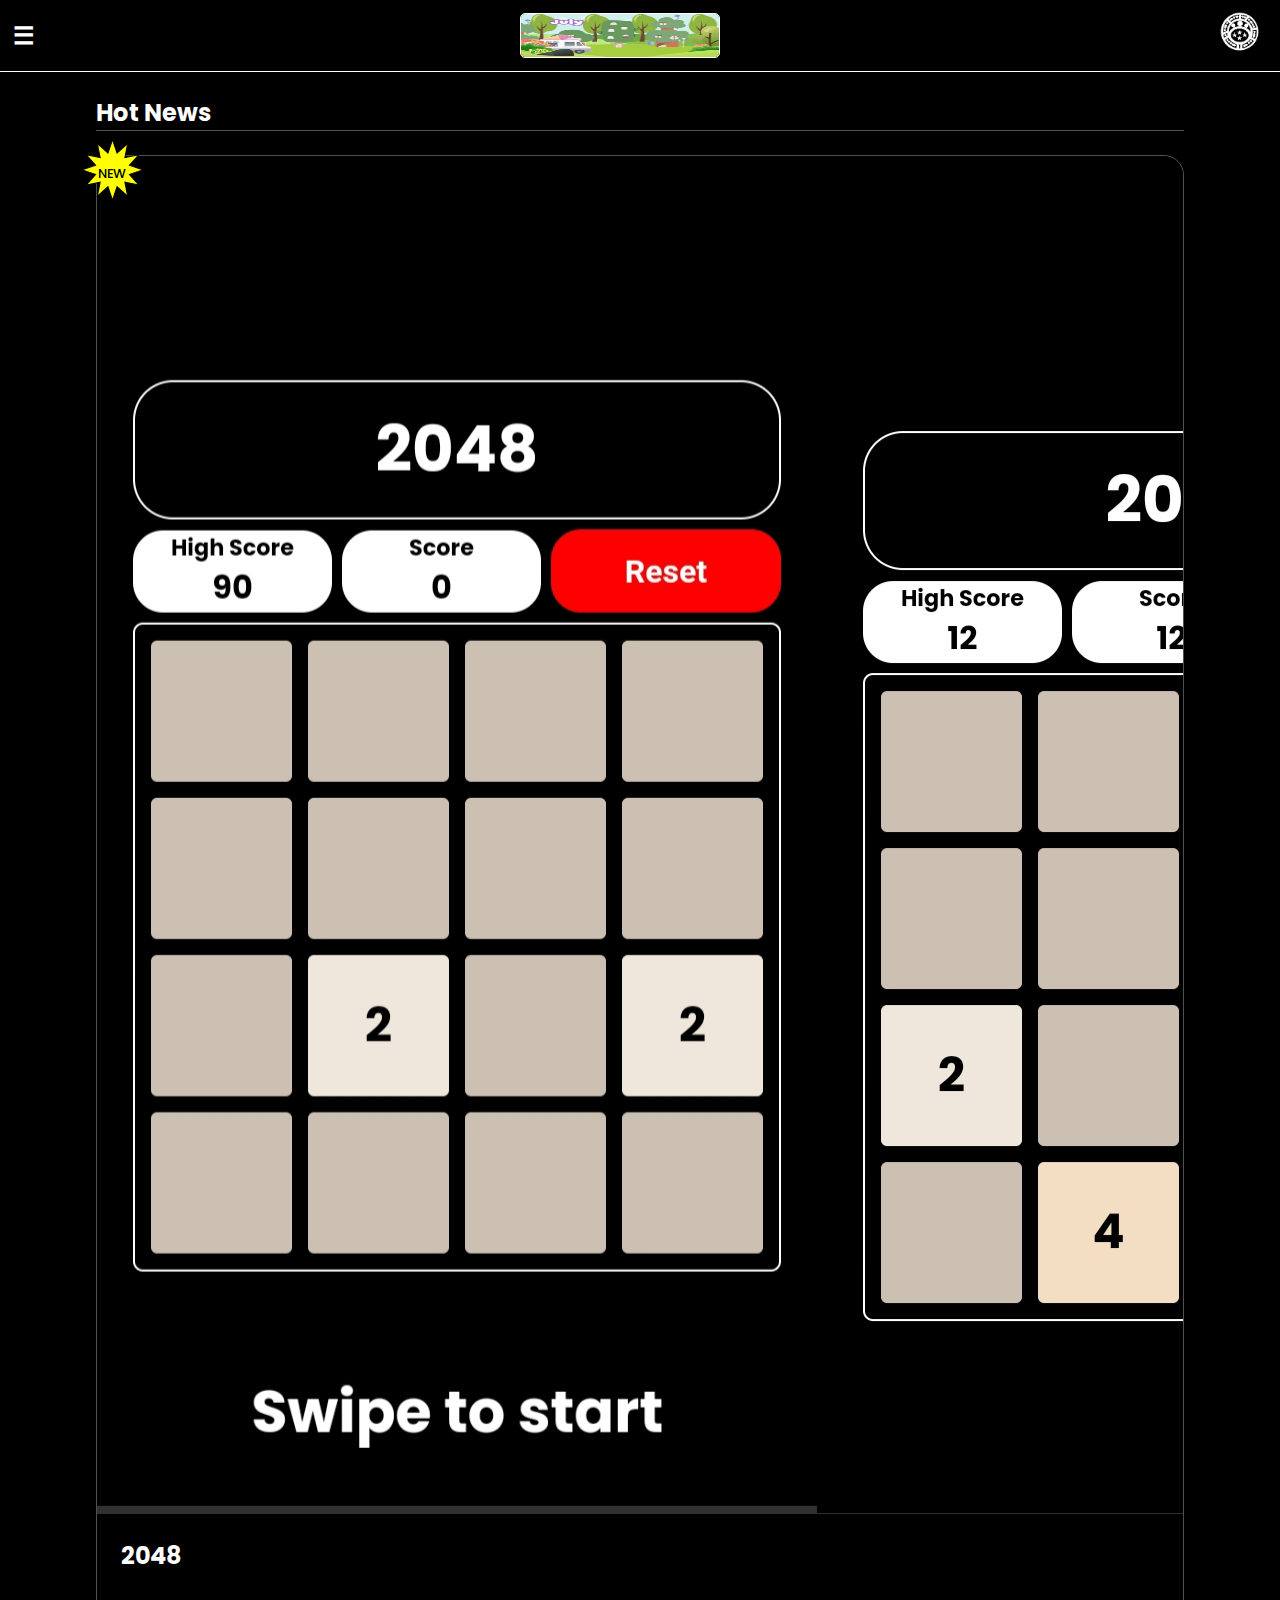
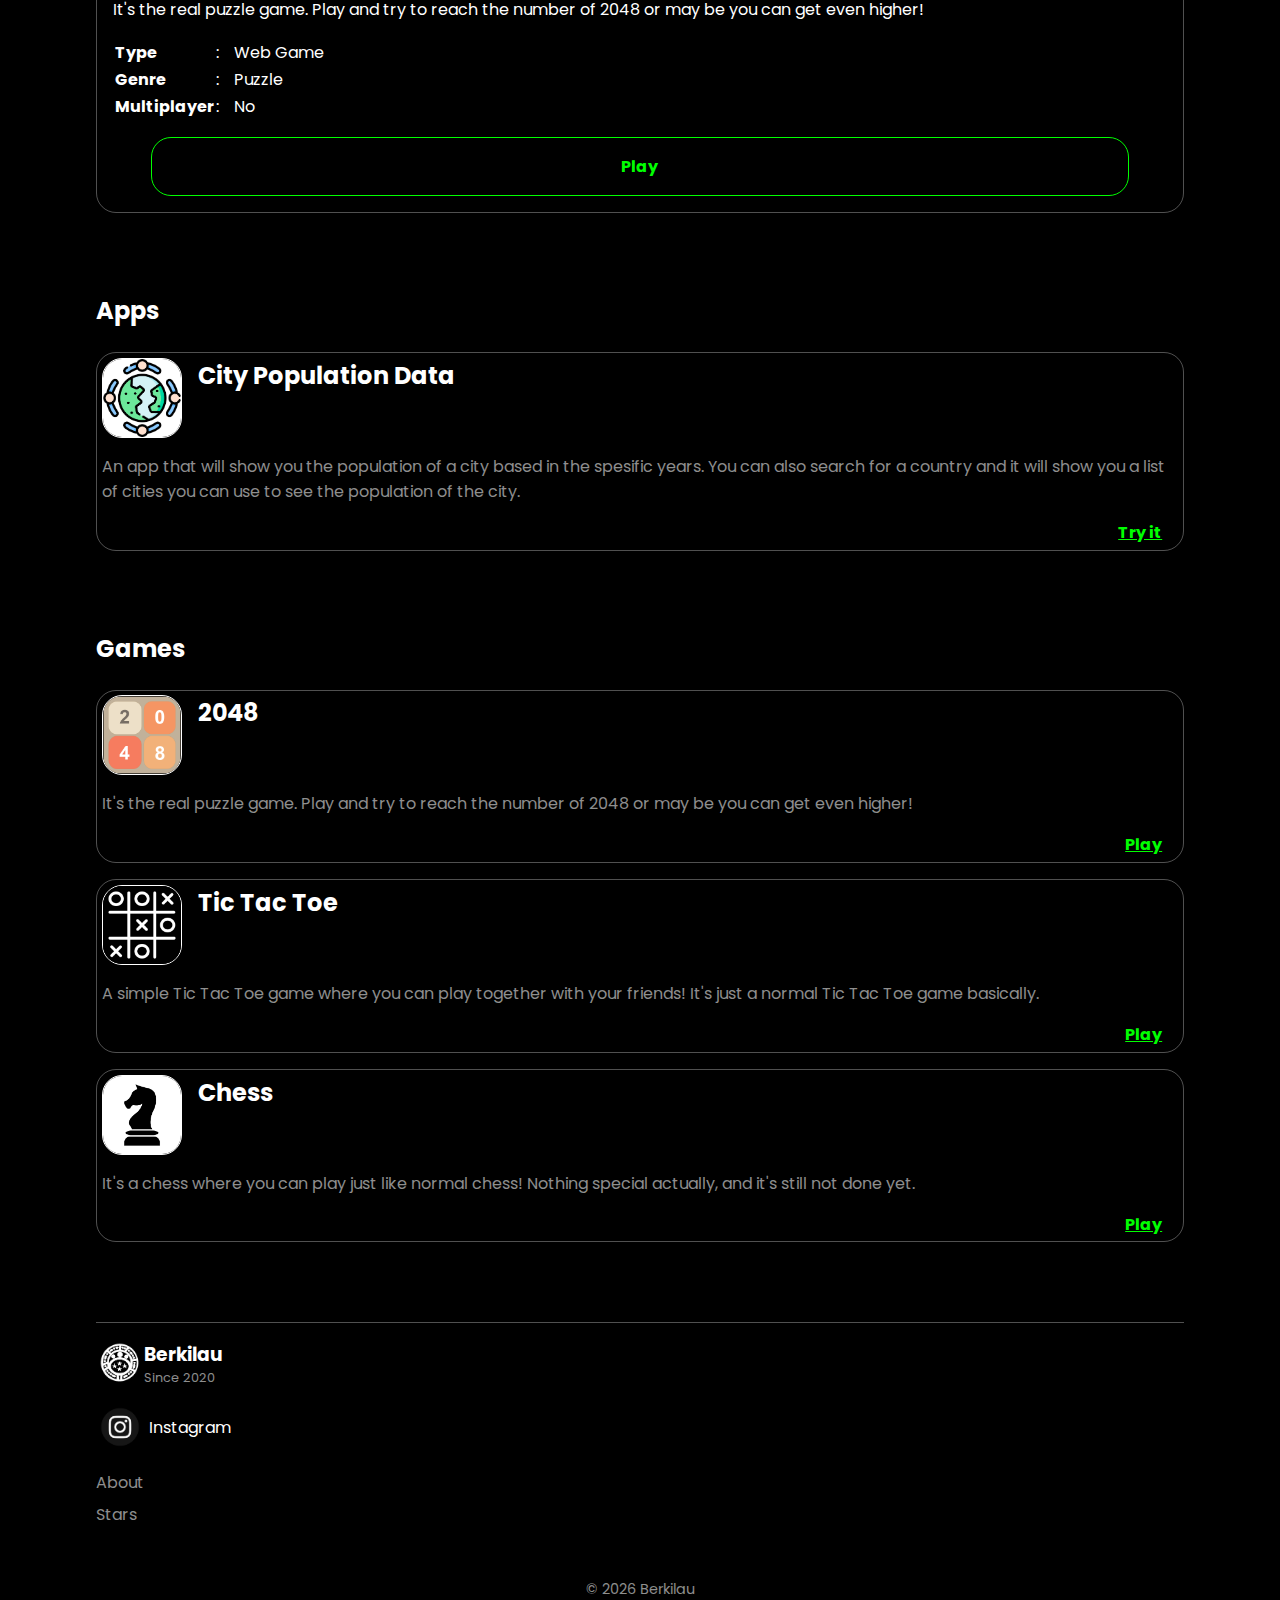
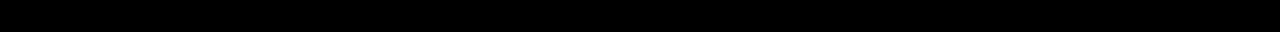
<file: index.html>
<!DOCTYPE html>
<html lang="en">
<head>
    <meta charset="UTF-8">
    <meta name="viewport" content="width=device-width, initial-scale=1">
    <link rel="stylesheet" href="css/style.css">
    <link rel="stylesheet" href="css/navbar.css">
    <link rel="stylesheet" href="css/gamma.css">
    <link rel="stylesheet" href="css/hotnews.css">
    <link rel="stylesheet" href="css/app.css">
    <link rel="stylesheet" href="css/game.css">
    <link rel="stylesheet" href="css/footer.css">
    <link rel="icon" href="asset/icon/logo.png">
    <title>Berkilau | Home</title>
</head>
<body>
    
    <header>
        <nav>
            <label id="menu-btn" for="menu">
                <span id="menu-normal">☰</span>
                <span id="menu-active">×</span>
            </label>
            <input id="menu" type="checkbox" style="display:none;">
            <div class="fun-panel">
                <div id="gif-display"></div>
            </div>
            <a id="logo" href="https://berkilau.netlify.app">
                <img src="asset/icon/logo.png" style="width:3em">
            </a>
        </nav>
        <div class="menu-list">
            <h2>Menu</h2>
            <ul>
                <li id="active"><a href="#">Home</a></li>
                <li><a href="#app">Apps</a></li>
                <li><a href="#game">Games</a></li>
            </ul>
        </div>
    </header>
    
    <h2 id="hot-news-title">Hot News</h2>
    <section class="hot-news">
        <div id="new-fragment">
            <div>✹</div>
            <div>NEW</div>
        </div>
        <div id="img-display">
            <img src="asset/image/imgpanel-1.jpg">
            <img src="asset/image/imgpanel-2.jpg">
            <img src="asset/image/imgpanel-3.jpg">
            <img src="asset/image/imgpanel-4.jpg">
        </div>
        <h2 id="img-title">2048</h2>
        <p id="description">
            It's the real puzzle game. Play and try to reach the number of 2048 or may be you can get even higher!
        </p>
        <table>
            <tr>
                <th>Type</th>
                <td>:</td>
                <td id="type">Web Game</td>
            </tr>
            <tr>
                <th>Genre</th>
                <td>:</td>
                <td id="genre">Puzzle</td>
            </tr>
            <tr>
                <th>Multiplayer</th>
                <td>:</td>
                <td id="multiplayer">No</td>
            </tr>
        </table>
        <div class="play">
            <a href="https://berkilau.netlify.app/game/2048">Play</a>
        </div>
    </section>
    
    <section class="app-section" id="app">
        <h2 id="title">Apps</h2>
        <div class="app-container"></div>
    </section>
    
    <section class="game-section" id="game">
        <h2 id="title">Games</h2>
        <div class="game-container"></div>
    </section>
    
    <footer>
        <div class="footer-logo">
            <img src="asset/icon/logo.png" style="width:3em">
            <div>
                <h3>Berkilau</h3>
                <p>Since 2020</p>
            </div>
        </div>
        <a href="https://www.instagram.com/glr.in">
            <img src="asset/icon/social-instagram.png" style="width:3em">
            <p>Instagram</p>
        </a>
        <ul class="setting">
            <li><a href="about.html">About</a></li>
            <li><a href="stars.html">Stars</a></li>
        </ul>
        <div class="copyright">
            <p id="copyright"></p>
        </div>
    </footer>
    
    <script src="js/script.js"></script>
    <script src="js/copyright.js"></script>
</body>
</html>
</file>
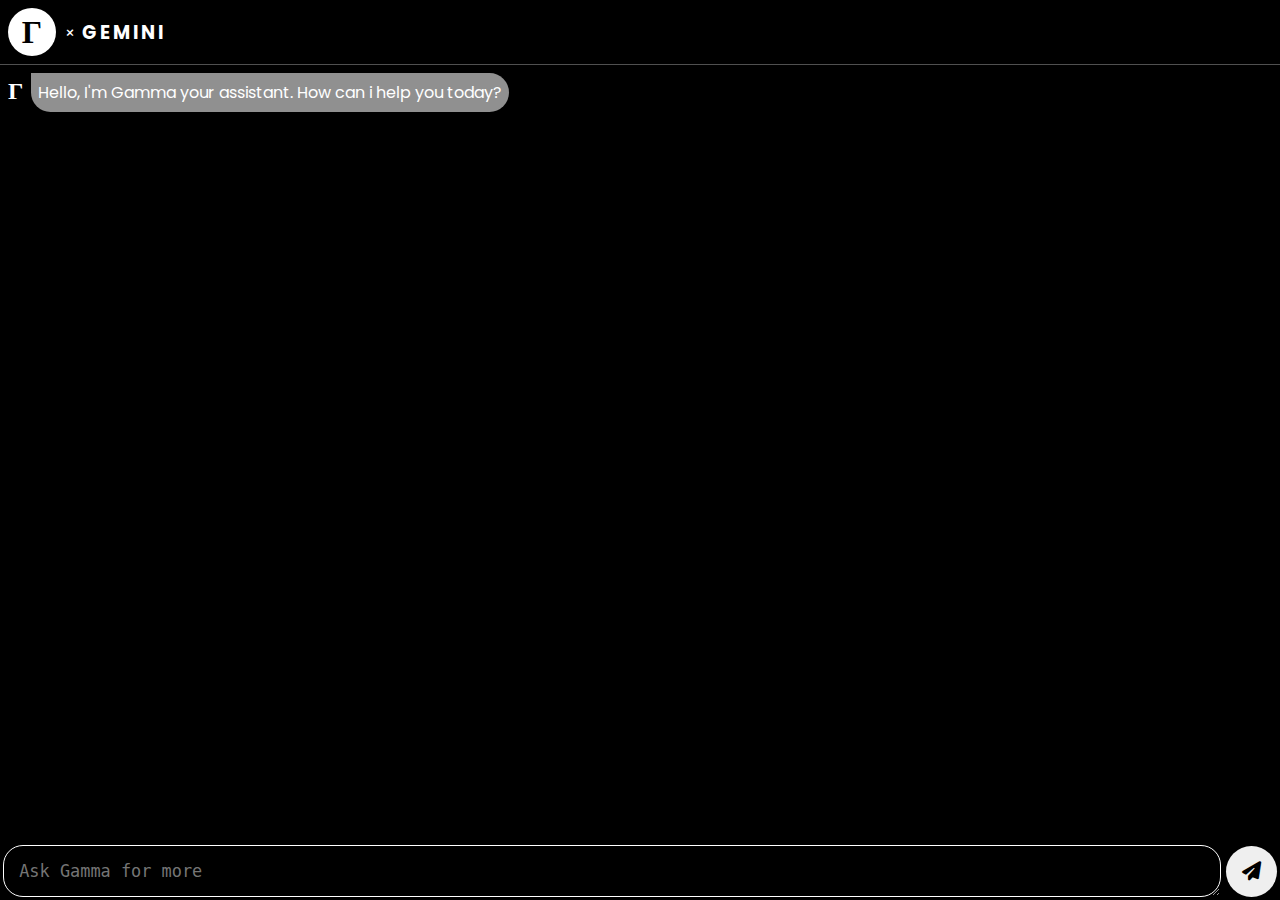
<file: gamma/index.html>
<!DOCTYPE html>
<html lang="en">
<head>
    <meta charset="UTF-8">
    <meta name="viewport" content="width=device-width, initial-scale=1, user-scalable=no">
    <link rel="stylesheet" href="https://cdnjs.cloudflare.com/ajax/libs/font-awesome/6.6.0/css/all.min.css">
    <link rel="stylesheet" href="style.css">
    <link rel="icon" href="#">
    <title>Berkilau | Gamma Assistant</title>
</head>
<body>
    
    <header>
        <h1 id="logo">Γ</h1>
        <p>+</p>
        <h3 id="gemini">GEMINI</h3>
    </header>
    
    <section class="chat-container">
    </section>
    
    <section class="chat-section">
        <div class="chat-box">
            <textarea id="text-input" rows="1" placeholder="Ask Gamma for more"></textarea>
            <button id="enter-btn" onclick="sendMessage()"><i class="fa-solid fa-paper-plane"></i></button>
        </div>
    </section> 
    
    <script src="script.js"></script>
</body>
</html>
</file>
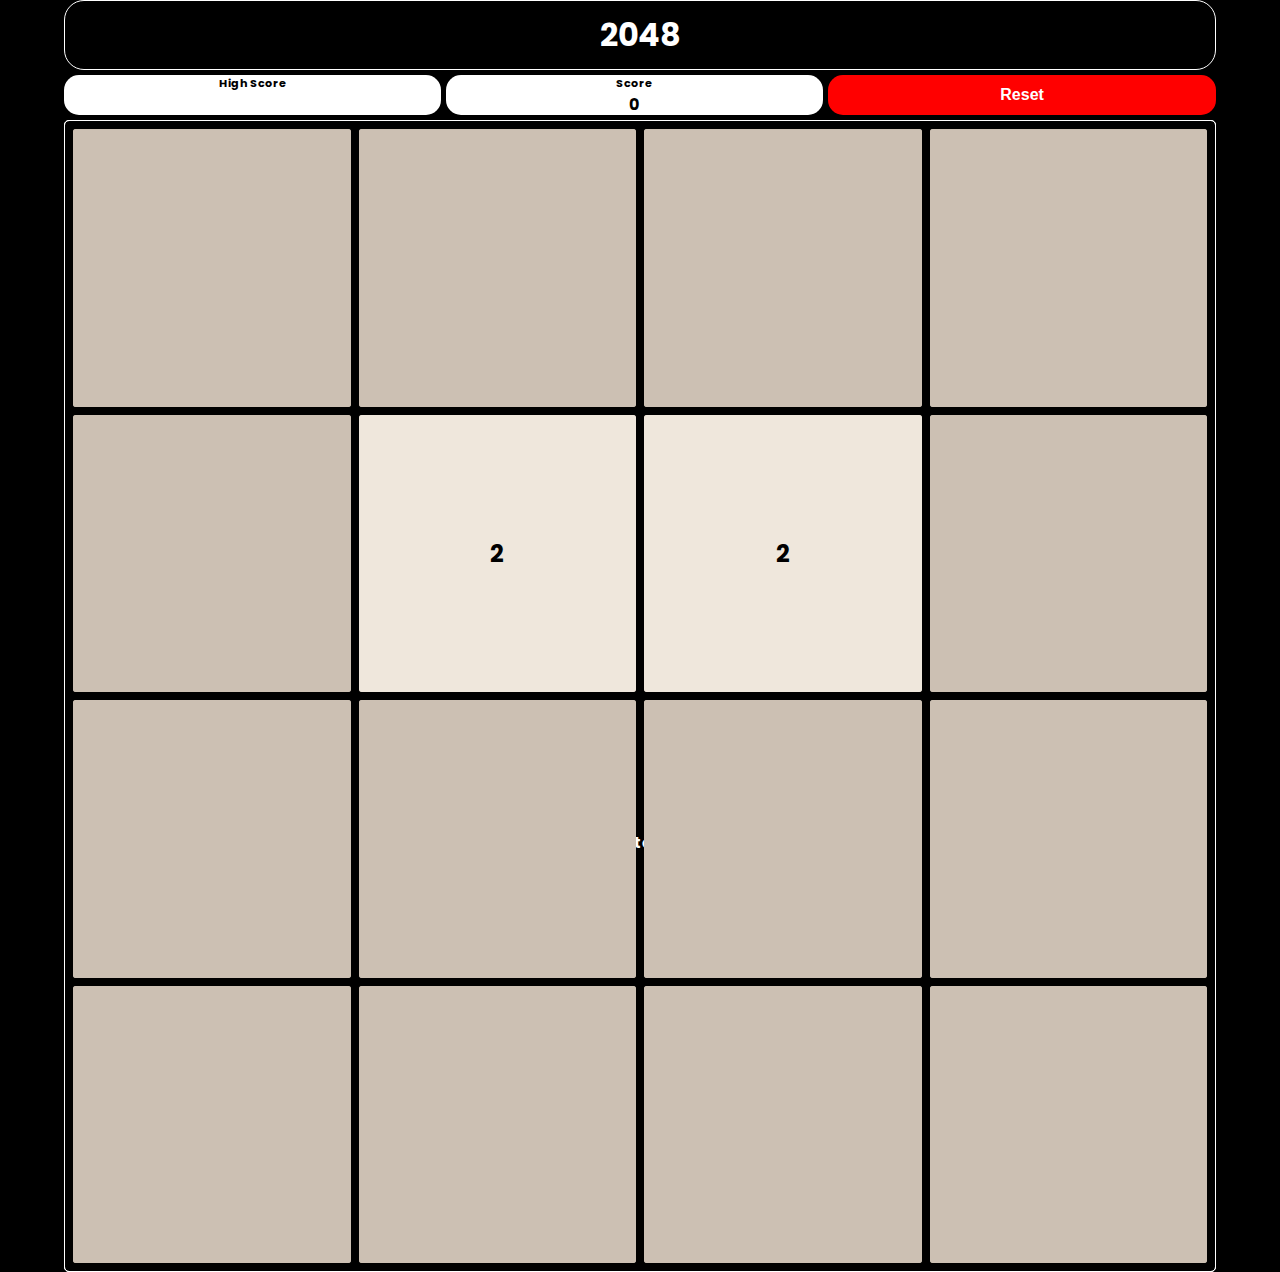
<file: game/2048/index.html>
<!DOCTYPE html>
<html lang="en">
<head>
    <meta charset="UTF-8">
    <meta name="viewport" content="width=device-width, initial-scale=1, user-scalable=no">
    <link rel="stylesheet" href="style.css">
    <link rel="icon" href="icon/game-2048.png">
    <title>Berkilau | Games | 2048</title>
</head>
<body>
    
    <div class="container">
        <h1>2048</h1>
        <div class="score-panel">
            <div>
                <h4>High Score</h4>
                <p id="high-score">0</p>
            </div>
            <div>
                <h4>Score</h4>
                <p id="score">0</p>
            </div>
            <button onclick="reset()">Reset</button>
        </div>
        <div class="game-bone"></div>
        <div class="game-layer"></div>
        <div class="game-box">
            <div class="box"></div>
            <div class="box"></div>
            <div class="box"></div>
            <div class="box"></div>
            
            <div class="box"></div>
            <div class="box"></div>
            <div class="box"></div>
            <div class="box"></div>
            
            <div class="box"></div>
            <div class="box"></div>
            <div class="box"></div>
            <div class="box"></div>
            
            <div class="box"></div>
            <div class="box"></div>
            <div class="box"></div>
            <div class="box"></div>
        </div>
    </div>
    
    <p id="info" class="beggining">Swipe to start</p>
    
    <script src="script.js"></script>
</body>
</html>
</file>
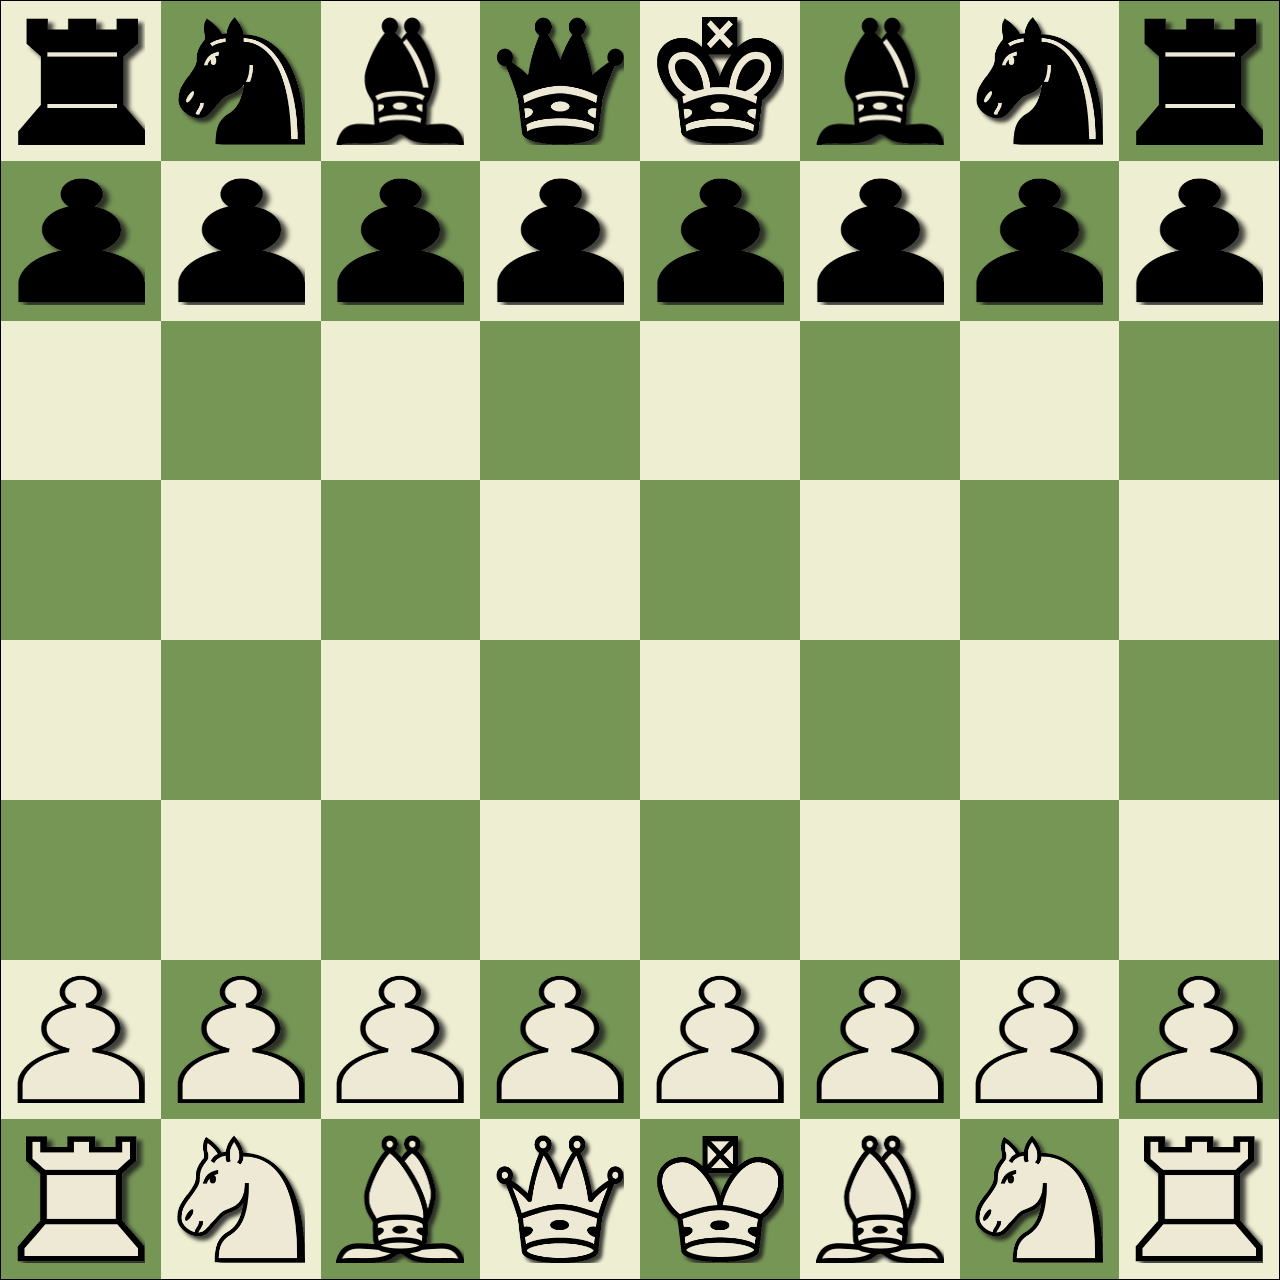
<file: game/chess/index.html>
<!DOCTYPE html>
<html>
<head>
  <meta name="viewport" content="width=device-width, initial-scale=1, user-scalable=no">
  <link rel="stylesheet" href="style.css">
  <link rel="icon" href="icon/chess.png">
  <title>Berkilau | Game | Chess</title>
</head>
<body>
  
  <div class="container">
    <div class="chessboard">
      <!-- squares -->
    </div>
  </div>
  
  <script src="generate.js"></script>
  <script src="script.js"></script>
</body>
</html>
</file>
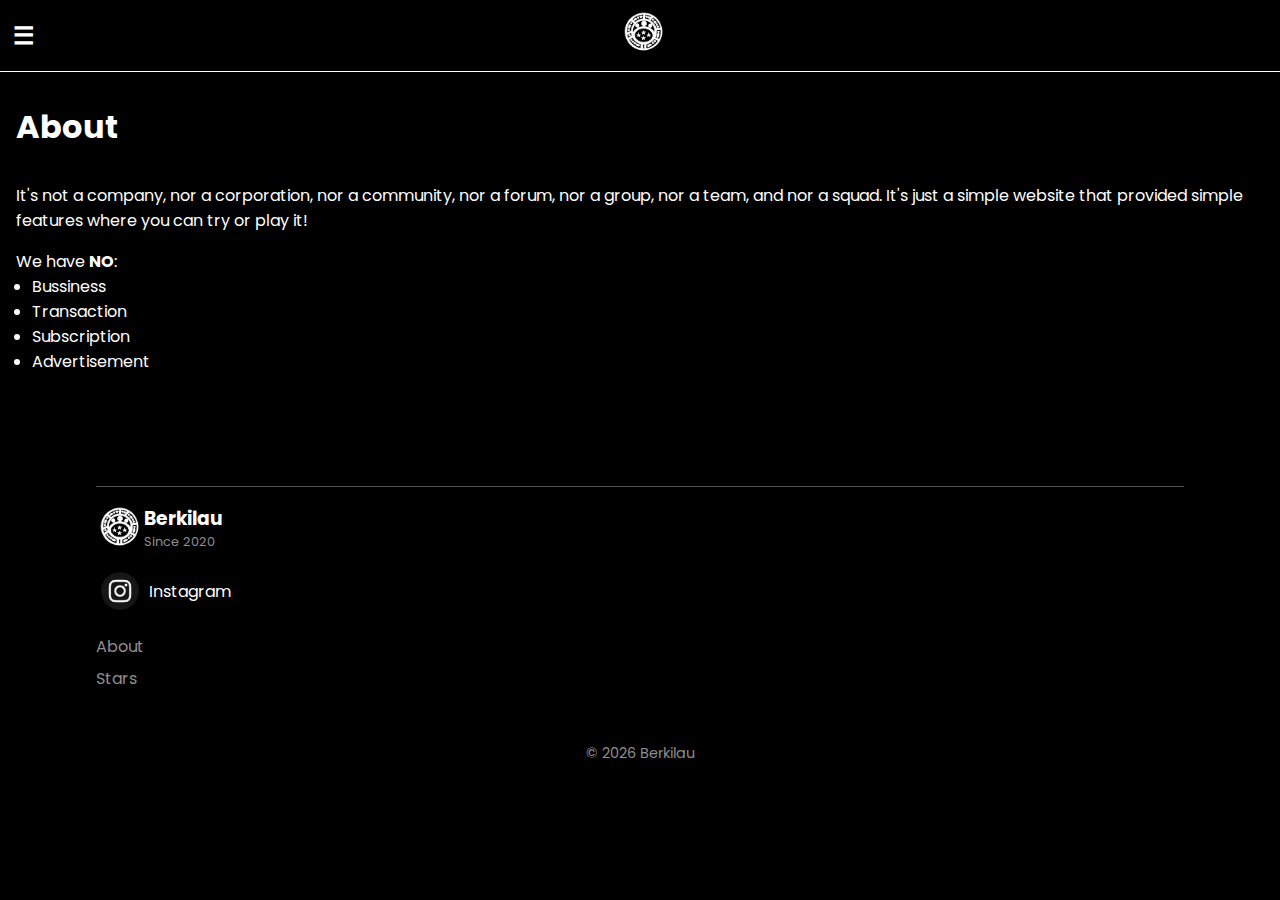
<file: about.html>
<!DOCTYPE html>
<html lang="en">
<head>
    <meta charset="UTF-8">
    <meta name="viewport" content="width=device-width, initial-scale=1">
    <link rel="stylesheet" href="css/style.css">
    <link rel="stylesheet" href="css/more-navbar.css">
    <link rel="stylesheet" href="css/more-about.css">
    <link rel="stylesheet" href="css/footer.css">
    <title>Berkilau | About</title>
</head>
<body>
    
    <header>
        <nav>
            <label id="menu-btn" for="menu">
                <span id="menu-normal">☰</span>
                <span id="menu-active">×</span>
            </label>
            <input id="menu" type="checkbox" style="display:none;">
            <a id="logo" href="https://berkilau.netlify.app">
                <img src="asset/icon/logo.png" style="width:3em">
            </a>
        </nav>
        <div class="menu-list">
            <h2>Menu</h2>
            <ul>
                <li><a href="index.html">Home</a></li>
                <li><a href="#app">Apps</a></li>
                <li><a href="#game">Games</a></li>
            </ul>
        </div>
    </header>
    
    <section>
        <h1>About</h1>
        <p>
            It's not a company, nor a corporation, nor a community, nor a forum, 
            nor a group, nor a team, and nor a squad. It's just a simple website 
            that provided simple features where you can try or play it!
        </p>
        <p>We have <strong>NO</strong>:</p>
        <ul>
            <li>Bussiness</li>
            <li>Transaction</li>
            <li>Subscription</li>
            <li>Advertisement</li>
        </ul>
    </section>
    
    <footer>
        <div class="footer-logo">
            <img src="asset/icon/logo.png" style="width:3em">
            <div>
                <h3>Berkilau</h3>
                <p>Since 2020</p>
            </div>
        </div>
        <a href="https://www.instagram.com/glr.in">
            <img src="asset/icon/social-instagram.png" style="width:3em">
            <p>Instagram</p>
        </a>
        <ul class="setting">
            <li><a href="#">About</a></li>
            <li><a href="stars.html">Stars</a></li>
        </ul>
        <div class="copyright">
            <p id="copyright"></p>
        </div>
    </footer>
    
    <script src="../js/copyright.js"></script>
</body>
</html>
</file>
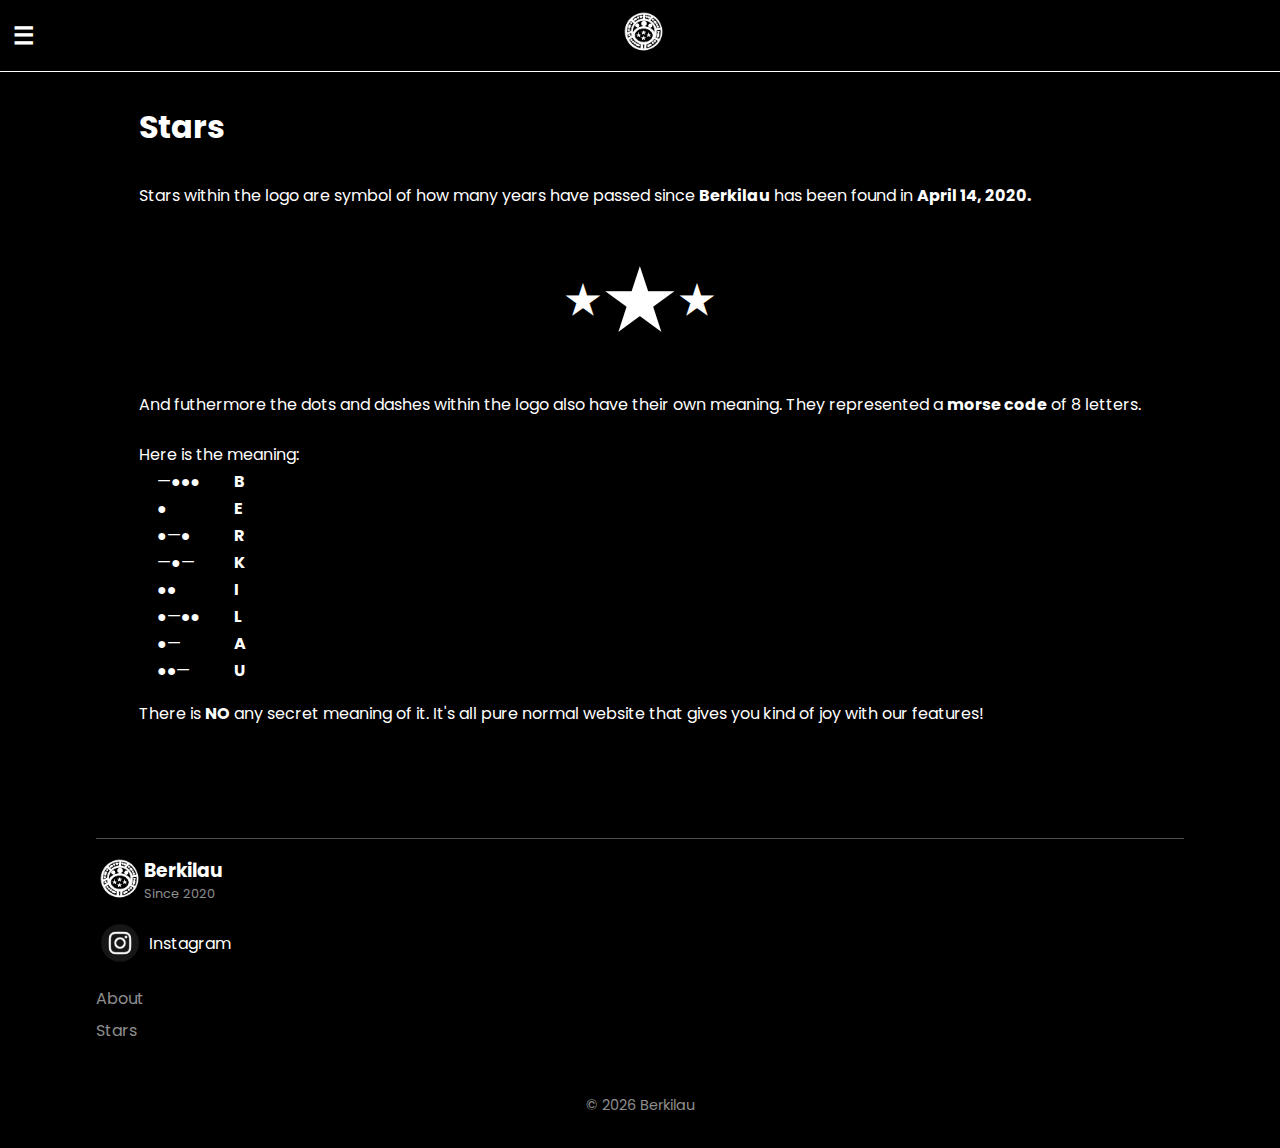
<file: stars.html>
<!DOCTYPE html>
<html lang="en">
<head>
    <meta charset="UTF-8">
    <meta name="viewport" content="width=device-width, initial-scale=1">
    <link rel="stylesheet" href="css/style.css">
    <link rel="stylesheet" href="css/more-navbar.css">
    <link rel="stylesheet" href="css/more-stars.css">
    <link rel="stylesheet" href="css/footer.css">
    <title>Berkilau | About</title>
</head>
<body>
    
    <header>
        <nav>
            <label id="menu-btn" for="menu">
                <span id="menu-normal">☰</span>
                <span id="menu-active">×</span>
            </label>
            <input id="menu" type="checkbox" style="display:none;">
            <a id="logo" href="https://berkilau.netlify.app">
                <img src="asset/icon/logo.png" style="width:3em">
            </a>
        </nav>
        <div class="menu-list">
            <h2>Menu</h2>
            <ul>
                <li><a href="index.html">Home</a></li>
                <li><a href="#app">Apps</a></li>
                <li><a href="#game">Games</a></li>
            </ul>
        </div>
    </header>
    
    <section>
        <h1>Stars</h1>
        <p>
            Stars within the logo are symbol of how many years have passed since 
            <strong>Berkilau</strong> has been found in <strong>April 14, 2020.</strong>
        </p>
        <div>
            <h2>★</h2>
            <h2>★</h2>
            <h2>★</h2>
        </div>
        <p>
            And futhermore the dots and dashes within the logo also have their own meaning. 
            They represented a <strong>morse code</strong> of 8 letters.<br><br>
            Here is the meaning:
        </p>
        <table>
            <tr>
                <td>—●●●</td>
                <td>B</td>
            </tr>
            <tr>
                <td>●</td>
                <td>E</td>
            </tr>
            <tr>
                <td>●—●</td>
                <td>R</td>
            </tr>
            <tr>
                <td>—●—</td>
                <td>K</td>
            </tr>
            <tr>
                <td>●●</td>
                <td>I</td>
            </tr>
            <tr>
                <td>●—●●</td>
                <td>L</td>
            </tr>
            <tr>
                <td>●—</td>
                <td>A</td>
            </tr>
            <tr>
                <td>●●—</td>
                <td>U</td>
            </tr>
        </table>
        <p>
            There is <strong>NO</strong> any secret meaning of it. It's all pure normal website 
            that gives you kind of joy with our features!
        </p>
    </section>
    
    <footer>
        <div class="footer-logo">
            <img src="asset/icon/logo.png" style="width:3em">
            <div>
                <h3>Berkilau</h3>
                <p>Since 2020</p>
            </div>
        </div>
        <a href="https://www.instagram.com/glr.in">
            <img src="asset/icon/social-instagram.png" style="width:3em">
            <p>Instagram</p>
        </a>
        <ul class="setting">
            <li><a href="about.html">About</a></li>
            <li><a href="#">Stars</a></li>
        </ul>
        <div class="copyright">
            <p id="copyright"></p>
        </div>
    </footer>
    
    <script src="js/copyright.js"></script>
</body>
</html>
</file>
<file: css/style.css>
@import url('https://fonts.googleapis.com/css2?family=Poppins:ital,wght@0,100;0,200;0,300;0,400;0,500;0,600;0,700;0,800;0,900;1,100;1,200;1,300;1,400;1,500;1,600;1,700;1,800;1,900&display=swap');

* {
    margin: 0;
    padding: 0;
    box-sizing: border-box;
}
body {
    font-family: "Poppins", "Arial";
    min-height: 100vh;
    display: flex;
    flex-direction: column;
    align-items: center;
    background-color: #000;
}
</file>
<file: css/navbar.css>
header {
    width: 100%;
    position: sticky;
    top: 0;
    z-index: 100;
    color: #fff;
    background-color: #000;
}
header nav {
    width: 100%;
    padding: .5em 1em .5em 1.5em;
    display: flex;
    justify-content: space-between;
    align-items: center;
    background-color: #000;
}
header nav #menu-btn {
    height: 20px;
    position: relative;
    z-index: 10;
    display: flex;
    justify-content: center;
    align-items: center;
}
#menu-btn span {
    position: absolute;
    font-weight: bold;
    transform: rotate(0deg);
    transition: .5s ease;
}
#menu-btn span:first-child {
    font-size: 1.5em;
    opacity: 1;
}
#menu-btn span:last-child {
    font-size: 2em;
    opacity: 0;
}
header nav:has(#menu:checked) #menu-btn span:first-child {
    transform: rotate(360deg);
    opacity: 0;
}
header nav:has(#menu:checked) #menu-btn span:last-child {
    transform: rotate(360deg);
    opacity: 1;
}
header .menu-list {
    width: 100%;
    padding: 0 1em;
    position: absolute;
    bottom: -1px;
    z-index: -1;
    transform: translateY(0);
    transition: .5s ease;
    border-bottom: 1px solid #fff;
    background-color: #000;
}
header nav:has(#menu:checked) + .menu-list {
    transform: translateY(calc(100% - 1px));
}
.menu-list h2 {
    border-bottom: 1px solid #fff;
}
.menu-list ul {
    margin: 1em 0;
    padding-left: 1em;
}
.menu-list ul li a {
    text-decoration: none;
    font-weight: bold;
    color: #fff;
}
.menu-list ul #active,
.menu-list ul #active a {
    color: #00ff00;
}
header nav .fun-panel {
    width: 0;
    height: 0;
    overflow: hidden;
    transition: 
        width 1.5s ease 1.5s, 
        height 1.5s ease;
    border: 1px solid #fff;
    border-radius: 5px;
}
header nav .fun-panel.show {
    width: 200px;
    height: 45px
}
.fun-panel #gif-display {
    width: 100%;
    height: 100%;
    opacity: 0;
    transition: opacity 1s ease 3s;
}
.fun-panel.show #gif-display {
    opacity: 1;
}
</file>
<file: css/gamma.css>
.gamma-assistant {
    margin: 2em;
    display: flex;
    flex-direction: column;
    color: #fff;
}

.gamma-assistant h2 {
    border-bottom: 1px solid #ffffff50;
}

.gamma-assistant h1 {
    width: 1.5em;
    height: 1.5em;
    margin-top: 1em;
    font-size: 2.5em;
    align-self: center;
    display: flex;
    justify-content: center;
    align-items: center;
    border-radius: 50%;
    color: #000;
    background-color: #fff;
}

.gamma-assistant h3 {
    margin-top: .5em;
    font-size: 1.5em;
    font-weight: bold;
    align-self: center;
}

.gamma-assistant a {
    width: 30%;
    margin-top: 1em;
    padding: 10px;
    font-weight: bold;
    text-align: center;
    text-decoration: none;
    align-self: center;
    border: 1px solid #00ff00;
    border-radius: 100px;
    color: #00ff00;
}

.gamma-assistant a:active {
    color: #000;
    background-color: #00ff00;
}

.gamma-assistant p {
    margin-top: 2em;
}
</file>
<file: css/hotnews.css>
#hot-news-title {
    width: 85%;
    margin: 1em 0 1em 0;
    border-bottom: 1px solid #ffffff50;
    color: #fff;
}
.hot-news {
    width: 85%;
    margin: 2em;
    margin-top: 0;
    position: relative;
    color: #fff;
    border: 1px solid #ffffff50;
    border-radius: 20px;
}
.hot-news #new-fragment {
    width: 30px;
    height: 30px;
    position: absolute;
    top: 0;
    left: 0;
    display: flex;
    justify-content: center;
    align-items: center;
    color: #ffff00;
}
#new-fragment div:first-child {
    -webkit-text-stroke: 1px #000;
    font-size: 5em;
    color: #ffff00;
}
#new-fragment div:last-child {
    font-size: .8rem;
    font-weight: 500;
    position: absolute;
    transform: translateY(15%);
    color: #000;
}
.hot-news #img-display {
    width: 100%;
    overflow: auto;
    scroll-snap-type: x mandatory;
    display: flex;
    gap: 10px;
    border-bottom: 1px solid #ffffff30;
    border-radius: 20px 20px 0 0;
}
#img-display img {
    scroll-snap-align: start;
    width: 100%;
}
.hot-news #img-title,
.hot-news #description,
.hot-news table {
    margin: 1em;
}
.hot-news table {
    text-align: left;
    color: #fff;
}
.hot-news table tr {
    vertical-align: top;
}
.hot-news table tr td:first-of-type {
    width: 1em;
}
.hot-news .play {
    width: 100%;
    display: flex;
    justify-content: center;
    align-items: center;
}
.hot-news .play a {
    width: 90%;
    margin-bottom: 1em;
    padding: 1em;
    font-size: 1em;
    font-weight: bold;
    text-align: center;
    text-decoration: none;
    border: 1px solid #00ff00;
    border-radius: 20px;
    color: #00ff00;
    background-color: transparent;
}
.hot-news .play a:active {
    color: #fff;
    background-color: #00ff00;
}
</file>
<file: css/app.css>
.app-section {
    width: 85%;
    margin-top: 3em;
}
.app-section #title {
    color: #fff;
    margin-bottom: 1em;
}
.app-section .app-container {
    width: 100%;
    display: flex;
    flex-direction: column;
    justify-content: center;
    align-items: center;
    gap: 1em;
}
.app-container .app {
    width: 100%;
    padding: .3em;
    display: flex;
    flex-direction: column;
    gap: 1em;
    border: 1px solid #ffffff50;
    border-radius: 20px;
}
.app-container .app:active {
    border: 1px solid #00ff00;
}
.app .description {
    display: flex;
    gap: 1em;
}
.app .description img {
    width: 5em;
    height: 5em;
    border: 1px solid #fff;
    border-radius: 20px;
}
.app .description h2 {
    color: #fff;
    margin-bottom: 1em;
}
.app p {
    color: #ffffff90;
}
.app a {
    margin-right: 1em;
    font-weight: bold;
    align-self: flex-end;
    color: #00ff00;
}
</file>
<file: css/game.css>
.game-section {
    width: 85%;
    margin-top: 5em;
}
.game-section #title {
    color: #fff;
    margin-bottom: 1em;
}
.game-section .game-container {
    width: 100%;
    display: flex;
    flex-direction: column;
    justify-content: center;
    align-items: center;
    gap: 1em;
}
.game-container .game {
    width: 100%;
    padding: .3em;
    display: flex;
    flex-direction: column;
    gap: 1em;
    border: 1px solid #ffffff50;
    border-radius: 20px;
}
.game-container .game:active {
    border: 1px solid #00ff00;
}
.game .description {
    display: flex;
    gap: 1em;
}
.game .description img {
    width: 5em;
    height: 5em;
    border: 1px solid #fff;
    border-radius: 20px;
}
.game .description h2 {
    color: #fff;
    margin-bottom: 1em;
}
.game p {
    color: #ffffff90;
}
.game a {
    margin-right: 1em;
    font-weight: bold;
    align-self: flex-end;
    color: #00ff00;
}
</file>
<file: css/footer.css>
footer {
    width: 85%;
    margin-top: 5em;
    padding-bottom: 2em;
}
footer .footer-logo {
    margin-bottom: 1em;
    padding-top: 1em;
    display: flex;
    align-items: center;
    border-top: 1px solid #ffffff50;
    color: #fff;
}
.footer-logo div p {
    font-size: .8rem;
    color: #ffffff90;
}
footer a {
    text-decoration: none;
    display: flex;
    align-items: center;
    gap: .3em;
    color: #fff;
}
footer .copyright {
    width: 100%;
    margin-top: 3em;
    text-align: center;
    color: #ffffff90;
}
footer .setting {
    margin-top: 1em;
    font-size: 1rem;
    list-style: none;
    text-decoration: none;
    line-height: 2em;
}
.setting li a {
    color: #ffffff90;
}
.copyright p {
    font-size: .9rem;
}
</file>
<file: gamma/style.css>
@import url("https://fonts.googleapis.com/css2?family=Poppins:ital,wght@0,100;0,200;0,300;0,400;0,500;0,600;0,700;0,800;0,900;1,100;1,200;1,300;1,400;1,500;1,600;1,700;1,800;1,900&display=swap");

* {
    margin: 0;
    padding: 0;
    box-sizing: border-box;
}

body {
    min-height: 100vh;
    font-family: "Poppins";
    display: flex;
    flex-direction: column;
    align-items: center;
    background-color: #000;
}

header {
    width: 100%;
    padding: .5em;
    position: sticky;
    top: 0;
    z-index: 10;
    display: flex;
    align-items: center;
    border-bottom: 1px solid #ffffff50;
    background-color: #000;
}

header #logo {
    width: 1.5em;
    height: 1.5em;
    font-size: 2em;
    display: flex;
    justify-content: center;
    align-items: center;
    background-color: #fff;
    border-radius: 50%;
}

header p {
    margin: 0 .5em;
    transform: rotate(45deg);
    color: #fff;
}

header #gemini {
    letter-spacing: 3px;
    color: #fff;
}

.chat-container {
    width: 100%;
    height: 80vh;
    overflow: auto;
    display: flex;
    flex-direction: column;
    color: #fff;
}

.chat-container .user-chat {
    max-width: 80%;
    padding: .5em;
    align-self: flex-end;
    display: flex;
    gap: .5em;
}

.chat-container .user-chat i {
    font-size: 1.5em;
}

.chat-container .user-chat p {
    padding: 7px;
    border-radius: 20px;
    border-top-right-radius: 0;
    background-color: #ffffff50;
}

.chat-container .bot-chat {
    max-width: 80%;
    padding: .5em;
    display: flex;
    gap: .5em;
}

.chat-container .bot-chat span {
    font-size: 1.5em;
    font-weight: bold;
}

.chat-container .bot-chat p {
    padding: 7px;
    border-radius: 20px;
    border-top-left-radius: 0;
    background-color: #ffffff90;
}

.chat-section {
    width: 100%;
    text-align: center;
    position: fixed;
    bottom: 0;
    display: flex;
    flex-direction: column;
    justify-content: center;
    align-items: center;
    background-color: #000;
}

.chat-section .chat-box {
    width: 100%;
    padding: 3px;
    display: flex;
    justify-content: center;
    align-items: center;
    gap: 5px;
}

.chat-section .chat-box #text-input {
    width: 100%;
    padding: .9em;
    font-size: 1.3em;
    outline: none;
    border: 1px solid #fff;
    border-radius: 20px;
    color: #fff;
    background-color: #000;
}

.chat-section .chat-box #enter-btn {
    padding: 1rem;
    font-size: 1.2em;
    align-self: flex-end;
    display: flex;
    justify-content: center;
    align-items: center;
    border: none;
    border-radius: 50%;
}

.chat-section .chat-box #enter-btn:active {
    opacity: .7;
}
</file>
<file: game/2048/style.css>
@import url('https://fonts.googleapis.com/css2?family=Poppins:ital,wght@0,100;0,200;0,300;0,400;0,500;0,600;0,700;0,800;0,900;1,100;1,200;1,300;1,400;1,500;1,600;1,700;1,800;1,900&display=swap');

* {
    margin: 0;
    padding: 0;
    box-sizing: border-box;
}

body {
    min-height: 100vh;
    overflow: hidden;
    font-family: "Poppins", "Arial";
    display: flex;
    flex-direction: column;
    justify-content: center;
    align-items: center;
    background-color: #000;
}

.container {
    width: 90%;
    position: relative;
    display: flex;
    flex-direction: column;
    justify-content: center;
    align-items: center;
    gap: 5px;
}

.container h1 {
    width: 100%;
    padding: 10px;
    text-align: center;
    position: relative;
    color: #fff;
    border: 1px solid;
    border-radius: 20px;
    animation: showUp 1s ease;
}

.score-panel {
    width: 100%;
    display: flex;
    justify-content: space-between;
    align-items: center;
    gap: 5px;
    border-radius: 20px;
    animation: showUp 1s ease;
}

.score-panel div {
    width: 100%;
    height: 2.5em;
    text-align: center;
    border-radius: 15px;
    background-color: #fff;
}

.score-panel div h4 {
    font-size: .7em;
}

.score-panel div p {
    font-weight: bold;
}

.score-panel button {
    width: 100%;
    height: 2.5em;
    padding: .5em;
    font-size: 1em;
    font-weight: bold;
    display: flex;
    justify-content: center;
    align-items: center;
    border: none;
    border-radius: 15px;
    color: #fff;
    background-color: #ff0000;
}

.score-panel button:active {
    transform: scale(.9);
}

@keyframes showUp {
    from { transform: translateY(calc(100% + 1em)); }
    to { transform: translateY(0); }
}

.game-bone,
.game-layer {
    width: 100%;
    aspect-ratio: 1;
    padding: .5em;
    position: absolute;
    bottom: 0;
    display: grid;
    grid-template-rows: repeat(4, 1fr);
    grid-template-columns: repeat(4, 1fr);
    grid-gap: .5em;
    border: 1px solid #fff;
    border-radius: 5px;
    background-color: #000;
}

.game-bone .bone,
.game-layer .layer,
.game-box .box {
    width: 100%;
    aspect-ratio: 1;
    font-size: 1.5em;
    font-weight: bold;
    display: flex;
    justify-content: center;
    align-items: center;
    border-radius: 3px;
    background-color: #ccc0b3;
}

.game-box {
    width: 100%;
    padding: .5em;
    overflow: hidden;
    z-index: 1;
    display: grid;
    grid-template-rows: repeat(4, 1fr);
    grid-template-columns: repeat(4, 1fr);
    grid-gap: .5em;
    border: 1px solid #fff;
    border-radius: 5px;
}

@keyframes newBox {
    from { transform: scale(0); }
    to { transform: scale(1); }
}

@keyframes moveUp {
    to { transform: translateY(-100%); }
}

#info.beggining {
    font-weight: bold;
    position: absolute;
    bottom: 5%;
    color: #fff;
    animation: infoMovement 1s linear infinite;
}

#info.win {
    font-size: 2em;
    font-weight: bold;
    position: absolute;
    bottom: 5%;
    color: #00ff00;
}

#info.lose {
    font-size: 2em;
    font-weight: bold;
    position: absolute;
    bottom: 5%;
    color: #ff0000;
}

@keyframes infoMovement {
    0%, 100% { transform: scale(2); }
    50% { transform: scale(1.5); }
}
</file>
<file: game/chess/style.css>
*{
  margin: 0px;
  padding: 0px;
  box-sizing: border-box;
}

body{
  min-height: 100vh;
  overflow-x: hidden;
  overflow-y: hidden;
  display: flex;
  flex-direction: column;
  align-items: center;
  justify-content: center;
}

.container{
  border: 1px solid;
  width: 100%;
  aspect-ratio: 1 / 1;
  display: flex;
  justify-content: center;
  align-items: center;
}

.container .chessboard{
  width: 100%;
  aspect-ratio: 1 / 1;
  display: grid;
  grid-template-columns: repeat(8, 1fr);
  grid-template-rows: repeat(8, 1fr);
}

.chessboard .square{
  overflow: hidden;
  position: relative;
  display: flex;
  justify-content: center;
  align-items: center;
}

.square.bright{
  background-color: #eeeed2;
}
.square.dark{
  background-color: #769656;
}
.square:hover{
  background-color: #c7c7c7;
}
.square.selected{
  background-color: lime;
}
.square.eat{
  background-color: red;
}
.square.special::before{
  content: "";
  width: 50%;
  height: 50%;
  display: flex;
  justify-content: center;
  align-items: center;
  border-radius: 50%;
  background-color: aqua;
}
.square.path::before{
  content: "";
  width: 50%;
  height: 50%;
  display: flex;
  justify-content: center;
  align-items: center;
  border-radius: 50%;
  background-color: lime;
}
.square .win{
  content: "🜲";
  font-weight: bold;
  font-size: .7rem;
  width: 35%;
  height: 35%;
  position: absolute;
  top: -5px;
  right: -5px;
  z-index: 10;
  display: flex;
  justify-content: center;
  align-items: center;
  border-radius: 50%;
  box-shadow: 1px 1px 5px #000;
  background-color: #ffcf15;
}
.square .lose{
  content: "!!";
  width: 35%;
  height: 35%;
  position: absolute;
  top: -5px;
  right: -5px;
  z-index: 1;
  display: flex;
  justify-content: center;
  align-items: center;
  border-radius: 50%;
  box-shadow: 1px 1px 5px #000;
  background-color: #fff;
}

.pawn-promote{
  width: 12%;
  height: 31%;
  padding: 5px;
  position: absolute;
  display: flex;
  flex-direction: column;
  align-items: center;
  justify-content: space-around;
  gap: 5px;
  border-radius: 10px;
  box-shadow: 1px 1px 5px #000;
  background-color: #fff;
}
.pawn-promote .arrow{
  width: 20px;
  height: 20px;
  position: absolute;
  transform: rotate(45deg);
  background-color: inherit;
}

.pawn-promote .promote{
  width: 100%;
  height: 15%;
  z-index: 1;
}

.square .icon{
  width: 80%;
  height: 80%;
}
</file>
<file: css/more-navbar.css>
header {
    width: 100%;
    position: sticky;
    top: 0;
    z-index: 100;
    color: #fff;
    background-color: #000;
}
header nav {
    width: 100%;
    padding: .5em 1em .5em 1.5em;
    display: flex;
    justify-content: center;
    align-items: center;
    background-color: #000;
}
header nav #menu-btn {
    height: 20px;
    position: absolute;
    z-index: 10;
    left: 1.5em;
    display: flex;
    justify-content: center;
    align-items: center;
}
#menu-btn span {
    position: absolute;
    font-weight: bold;
    transform: rotate(0deg);
    transition: .5s ease;
}
#menu-btn span:first-child {
    font-size: 1.5em;
    opacity: 1;
}
#menu-btn span:last-child {
    font-size: 2em;
    opacity: 0;
}
header nav:has(#menu:checked) #menu-btn span:first-child {
    transform: rotate(360deg);
    opacity: 0;
}
header nav:has(#menu:checked) #menu-btn span:last-child {
    transform: rotate(360deg);
    opacity: 1;
}
header .menu-list {
    width: 100%;
    padding: 0 1em;
    position: absolute;
    bottom: -1px;
    z-index: -1;
    transform: translateY(0);
    transition: .5s ease;
    border-bottom: 1px solid #fff;
    background-color: #000;
}
header nav:has(#menu:checked) + .menu-list {
    transform: translateY(calc(100% - 1px));
}
.menu-list h2 {
    border-bottom: 1px solid #fff;
}
.menu-list ul {
    margin: 1em 0;
    padding-left: 1em;
}
.menu-list ul li a {
    text-decoration: none;
    font-weight: bold;
    color: #fff;
}
.menu-list ul #active,
.menu-list ul #active a {
    color: #00ff00;
}
header nav .fun-panel {
    width: 0;
    height: 0;
    overflow: hidden;
    transition: 
        width 1.5s ease 1.5s, 
        height 1.5s ease;
    border: 1px solid #fff;
    border-radius: 5px;
}
</file>
<file: css/more-about.css>
section {
    margin: 2em 1em;
    color: #fff;
}
section h1 {
    font-size: 2em;
    margin-bottom: 1em;
}
section p {
    margin-top: 1em;
}
section ul {
    margin-left: 1em;
}
</file>
<file: css/more-stars.css>
section {
    margin: 2em 1em;
    color: #fff;
}
section h1 {
    font-size: 2em;
    margin-bottom: 1em;
}
section p {
    margin-top: 1em;
}
section div {
    width: 100%;
    margin-top: 1em;
    padding: 1em;
    display: flex;
    justify-content: center;
    align-items: center;
    gap: 3px;
}
section div h2 {
    font-size: 2.5em;
}
section div h2:nth-child(2) {
    font-size: 5em;
}
section table{
    margin-left: 1em;
}
section table tr td:first-child {
    padding-right: 2em;
}
section table tr td:last-child {
    font-weight: bold;
}
</file>
